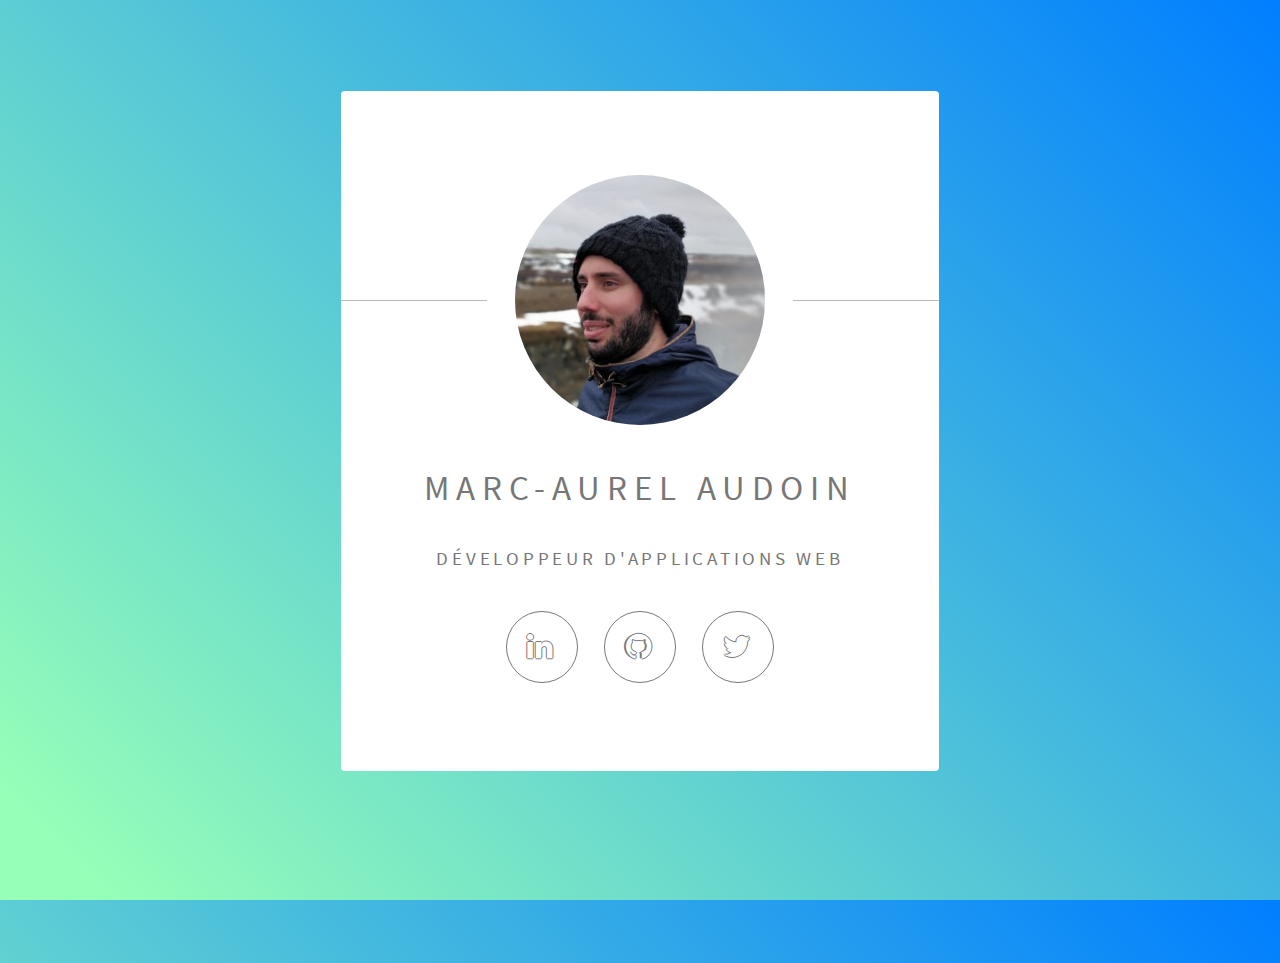
<file: index.html>
<!DOCTYPE HTML>
<html lang="fr">
	<head>
		<title>Marc-Aurel Audoin | Développeur d'applications web</title>
		<meta charset="utf-8" />
		<meta name="viewport" content="width=device-width, initial-scale=1" />
		<meta name="Description" content="Marc-Aurel Audoin, développeur d'applications web.">
		<link rel="stylesheet" href="assets/css/main.css" />
	</head>
	<body class="is-loading">
		<div id="wrapper">
				<section id="main">
					<header>
						<span class="avatar">
							<img src="assets/images/profile.jpg" alt="" />
						</span>
						<h1>Marc-Aurel Audoin</h1>
						<p>Développeur d'applications web</p>
					</header>
					<footer>
						<ul class="icons">
							<li><a href="https://linkedin.com/in/marc-aurel/" class="fa-linkedin" title="LinkedIn page">LinkedIn</a></li>
							<li><a href="https://github.com/MarcAurel" class="fa-github" title="Github page">Github</a></li>
							<li><a href="https://twitter.com/MarcAurel_" class="fa-twitter" title="Twitter account">Twitter</a></li>
						</ul>
					</footer>
				</section>
		</div>
		<script>
			if('addEventListener' in window) {
				window.addEventListener('load',function() {
					document.body.className='';
				});
			}
		</script>
	</body>
</html>
</file>
<file: assets/css/main.css>
@import url("https://maxcdn.bootstrapcdn.com/font-awesome/4.6.3/css/font-awesome.min.css");
@font-face {
	font-family: "Source Sans Pro";
	src: url("../fonts/SourceSansPro-Regular.ttf"),
 }

html {
	height: 100vh;
}

body {
	background: linear-gradient(45deg, rgb(150, 255, 184) 5%, rgb(0, 126, 255));
	min-height:100vh;
	overflow: hidden;
}

body, input, select, textarea {
	color: #777;
	font-size: 14pt;
	font-family: "Source Sans Pro", sans-serif;
	line-height: 2;
	letter-spacing: 0.2em;
	text-transform: uppercase;
}

p {
	margin: 0 0 1.8em 0;
}

h1 {
	font-size: 1.85em;
	font-weight: lighter;
	letter-spacing: 0.2em;
	margin: 0 0 0.525em 0;
}

hr {
	border: 0;
	border-bottom: solid 1px #bbbbbb;
	margin: 3em 0;
}

.icon {
	text-decoration: none;
	position: relative;
	border-bottom: none;
}

.icon:before {
	-moz-osx-font-smoothing: grayscale;
	-webkit-font-smoothing: antialiased;
	font-family: FontAwesome;
	font-style: normal;
	font-weight: normal;
	text-transform: none !important;
}

.icon > .label {
	display: none;
}
	
ul.icons {
	cursor: default;
	list-style: none;
	padding-left: 0;
	margin-top: -0.675em;
}

ul.icons li {
	display: inline-block;
	padding: 0.675em 0.5em;
}

ul.icons li a {
	text-decoration: none;
	position: relative;
	display: block;
	width: 3.75em;
	height: 3.75em;
	border-radius: 100%;
	border: solid 1px #777;
	line-height: 3.75em;
	overflow: hidden;
	text-align: center;
	text-indent: 3.75em;
	white-space: nowrap;
}

ul.icons li a:before {
	-moz-osx-font-smoothing: grayscale;
	-webkit-font-smoothing: antialiased;
	font-family: FontAwesome;
	font-style: normal;
	font-weight: normal;
	text-transform: none !important;
}

ul.icons li a:before {
	color: #ffffff;
	text-shadow: 1.25px 0px 0px #777, -1.25px 0px 0px #777, 0px 1.25px 0px #777, 0px -1.25px 0px #777;
}

ul.icons li a:hover:before {
	text-shadow: 1.25px 0px 0px #0088ff	, -1.25px 0px 0px #0088ff	, 0px 1.25px 0px #0088ff	, 0px -1.25px 0px #0088ff	;
}

ul.icons li a:before {
	position: absolute;
	top: 0;
	left: 0;
	width: inherit;
	height: inherit;
	font-size: 1.85rem;
	line-height: inherit;
	text-align: center;
	text-indent: 0;
}

ul.icons li a:hover {
	border-color: #0088ff	;
}

#main {
	position: relative;
	max-width: 100%;
	min-width: 26em;
	padding: 4.5em 3em 3em 3em ;
	background: #ffffff;
	border-radius: 4px;
	text-align: center;
	-moz-transition: opacity .5s ease, -moz-transform 1.2s ease;
	-webkit-transition: opacity .5s ease, -webkit-transform 1.2s ease;
	-ms-transition: opacity .5s ease, -ms-transform 1.2s ease;
	transition: opacity .5s ease, transform 1.2s ease;
}

#main .avatar {
	position: relative;
	display: block;
	margin-bottom: 1.5em;
}

#main .avatar img {
	display: block;
	margin: 0 auto;
	border-radius: 100%;
	box-shadow: 0 0 0 1.5em #ffffff;
}

#main .avatar:before {
	content: '';
	display: block;
	position: absolute;
	top: 50%;
	left: -3em;
	width: calc(100% + 6em);
	height: 1px;
	z-index: -1;
	background: #bbbbbb;
}

body.is-loading #main {
	opacity: 0;
	-moz-transform: rotateX(15deg);
	-webkit-transform: rotateX(15deg);
	-ms-transform: rotateX(15deg);
	transform: rotateX(15deg);
}

#wrapper {
	display: -moz-flex;
	display: -webkit-flex;
	display: -ms-flex;
	display: flex;
	-moz-align-items: center;
	-webkit-align-items: center;
	-ms-align-items: center;
	align-items: center;
	-moz-justify-content: space-between;
	-webkit-justify-content: space-between;
	-ms-justify-content: space-between;
	justify-content: space-between;
	-moz-flex-direction: column;
	-webkit-flex-direction: column;
	-ms-flex-direction: column;
	flex-direction: column;
	-moz-perspective: 1000px;
	-webkit-perspective: 1000px;
	-ms-perspective: 1000px;
	perspective: 1000px;
	position: relative;
	min-height: 100%;
	padding: 1.5em;
	z-index: 2;
	margin-top: 5%;
}

#wrapper > * {
	z-index: 1;
}

@media screen and (max-width: 1200px) {
	body, input, select, textarea {
		font-size: 12pt;
	}
}

@media screen and (max-width: 600px) {
	body, input, select, textarea {
		font-size: 10pt;
		line-height: 1.75;
	}

	ul.icons li a:before {
		font-size: 1.5rem;
	}
}

@media screen and (max-width: 480px) {
	body, input, select, textarea {
		font-size: 9pt;
		line-height: 1.5;
	}

	ul.icons li a:before {
		font-size: 1.3rem;
	}

	#wrapper {
		padding: 0.5em;
	}

	#main {
		min-width: 0;
		padding: 4em 4em 2.5em 4em ;
	}

	#main .avatar:before {
		left: -4em;
		width: calc(100% + 8em);
	}
}
</file>
